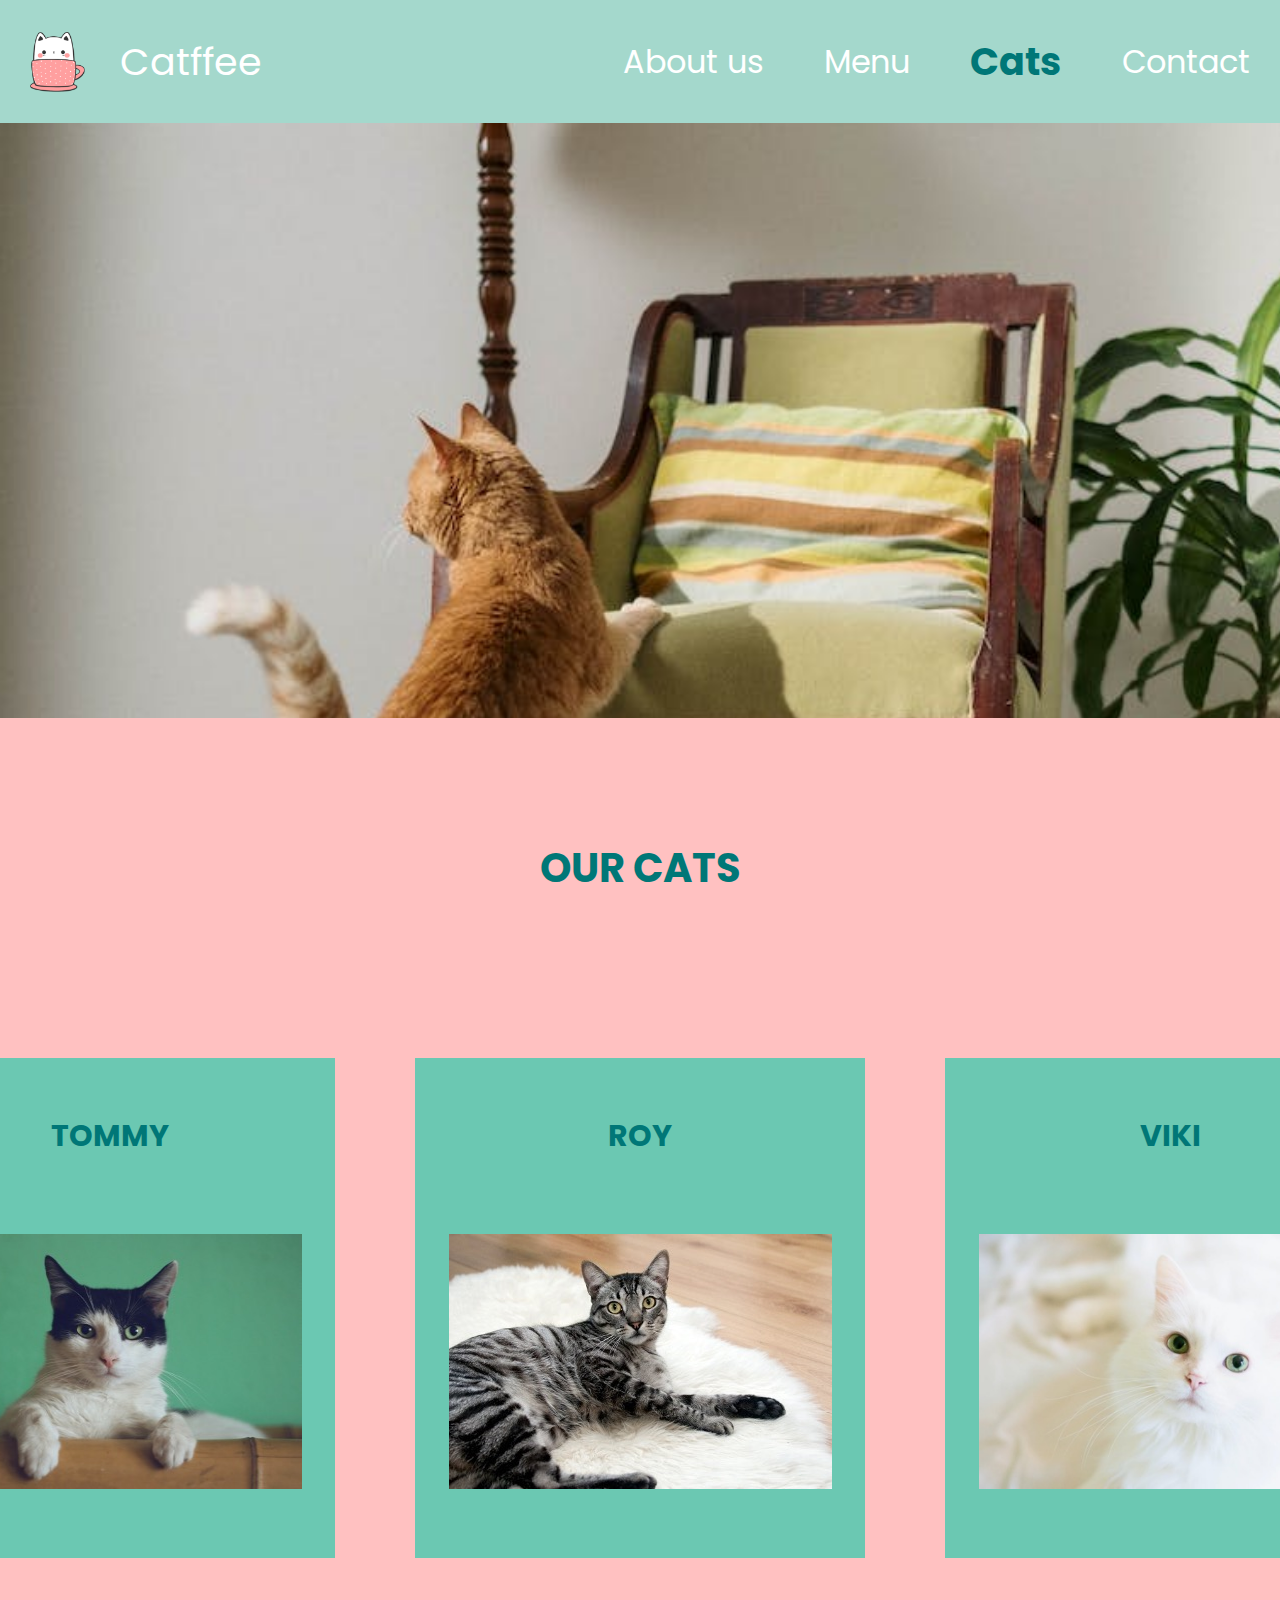
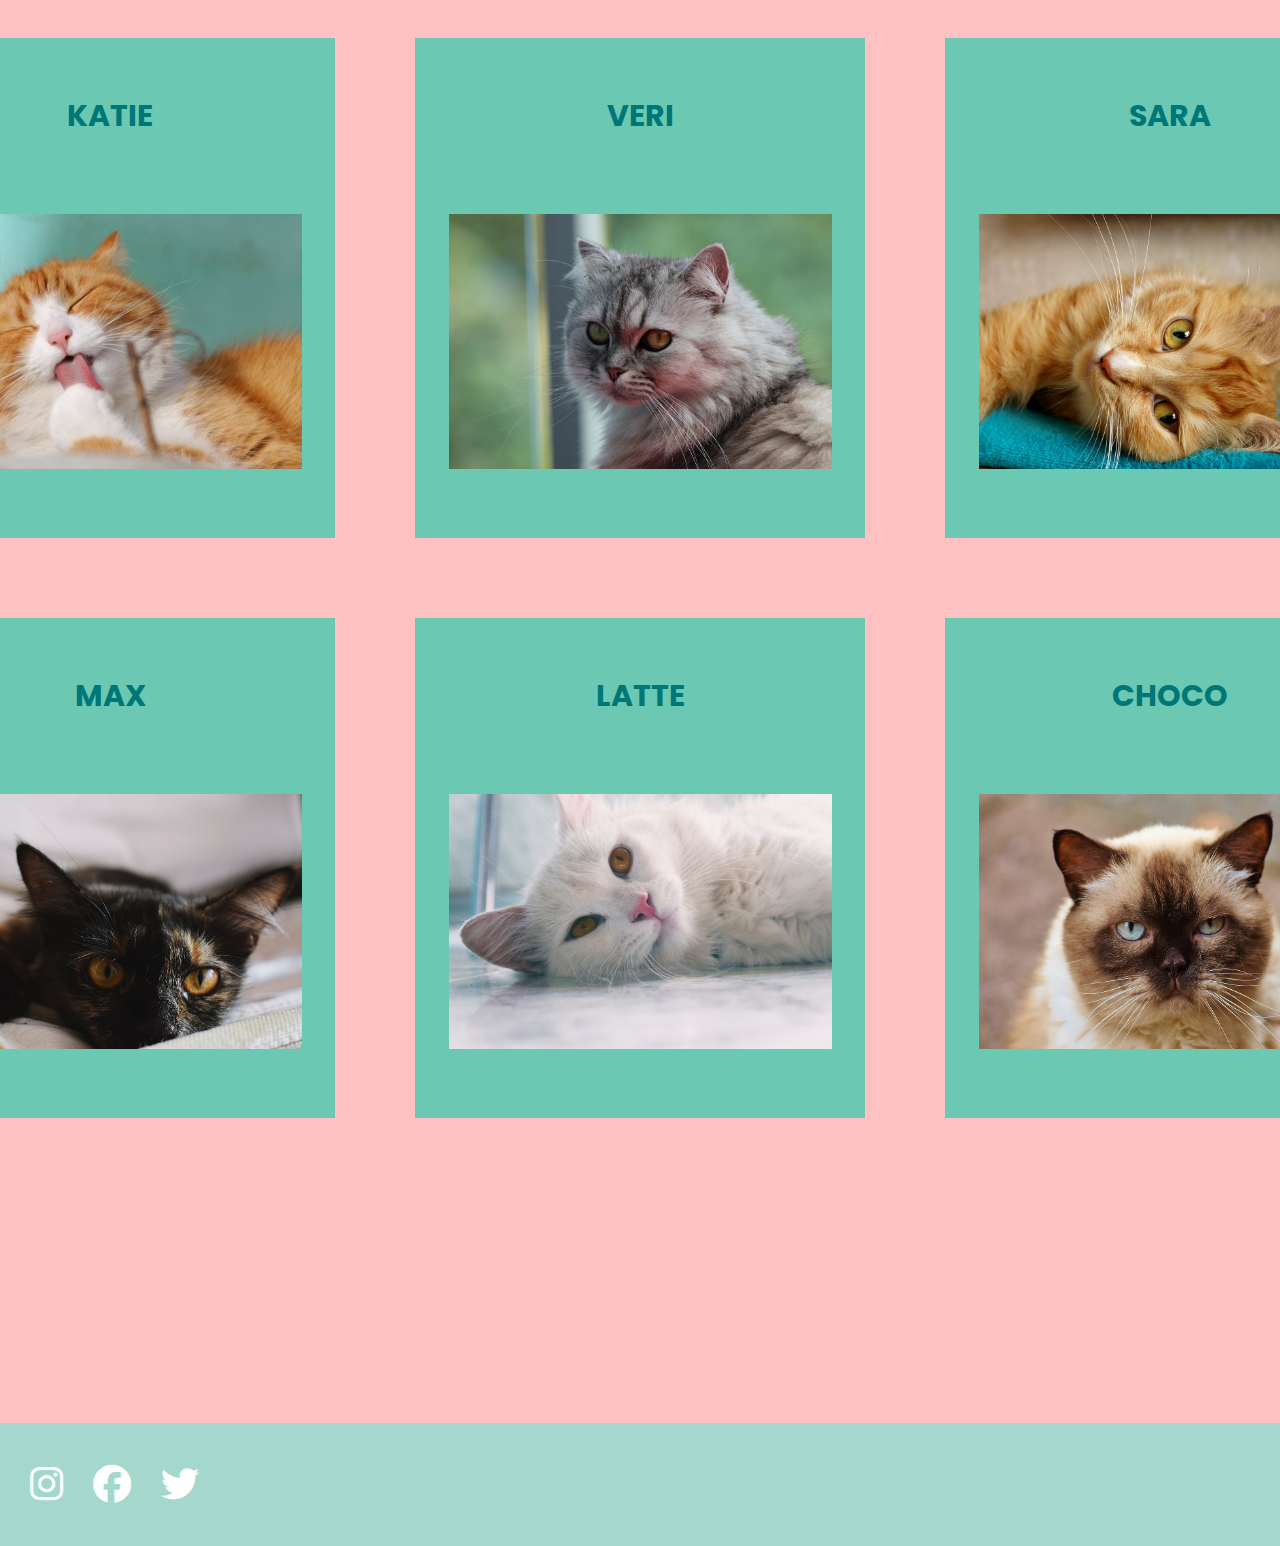
<file: cats.html>
<!DOCTYPE html>
<html lang="en">
<head>
    <meta charset="UTF-8">
    <meta http-equiv="X-UA-Compatible" content="IE=edge">
    <meta name="viewport" content="width=device-width, initial-scale=1.0">
    <link rel="stylesheet" href="https://cdnjs.cloudflare.com/ajax/libs/font-awesome/6.2.1/css/all.min.css">
    <title>Catffee</title>
    <link rel="stylesheet" href="cats.css">
    <link href="https://fonts.googleapis.com/css2?family=Poppins:ital,wght@0,100;0,200;0,300;0,400;0,500;0,700;1,100;1,600&family=Roboto:wght@100;300;500&display=swap" rel="stylesheet">

</head>
<body>
    <div class="container">
    
   <nav>
    <div class = "logoText">
    <div class = "navItem1"><img src="./images/logo.png" alt="Logo"></div>
     <div class = "navItem2">Catffee</div>
    </div>
    <div class = "navRest">
        <div class = "navItem3"><a href="index.html">About us </a></div>
        <div class = "navItem4"><a href="menu.html">Menu</div></a>
        <div class = "navItem5"><a href="cats.html">Cats</div></a>
        <div class = "navItem6"><a href="contact.html">Contact</div></a>
    </div>
   </nav>
   <section>
    <div class = "coverImage">
       <img class="img-fluid" src="images/background7.jpeg" alt="coverImage">
    </div>

    <div class = "section1">
     <h1>OUR CATS</h1>

    </div>

    <div class = "section2">

        <div class = "cards">
            <div class = "card1">
                <h2>TOMMY</h2>
                <img class="img-fluid" src="images/Picture 2.jpg" alt="TOMMY" width="383" height="255">
            </div>
            <div class = "card2">
                <h2>ROY</h2>
                <img class="img-fluid" src="images/Picture 6.jpg" alt="ROY" width="383" height="255">
            </div>
            <div class = "card3">
                <h2>VIKI</h2>
                <img class="img-fluid" src="images/Picture 5.jpg" alt="VIKI" width="383" height="255">
            </div>
        </div>
    </div>
      

    <div class = "section3">
        <div class = "cards2">
        <div class = "card4">
            <h2>KATIE</h2>
            <img class="img-fluid" src="images/Picture 4.jpg" alt="KATIE" width="383" height="255">
        </div>
        <div class = "card5">
            <h2>VERI</h2>
            <img class="img-fluid" src="images/cat5.jpeg" alt="VERI" width="383" height="255">
            
        </div>
        <div class = "card6">
            <h2>SARA</h2>
            <img class="img-fluid" src="images/cat6.jpeg" alt="SARA" width="383" height="255">
        </div>
        </div>
    </div>

    <div class = "section4">
        <div class = "cards3">
        <div class = "card7">
            <h2>MAX</h2>
            <img class="img-fluid" src="images/cat7.jpeg" alt="MAX" width="383" height="255">
        </div>
        <div class = "card8">
            <h2>LATTE</h2>
            <img class="img-fluid" src="images/cat8.jpeg" alt="LATTE" width="383" height="255">
        </div>
        <div class = "card9">
            <h2>CHOCO</h2>
            <img class="img-fluid" src="images/cat9.jpeg" alt="CHOCO" width="383" height="255">
        </div>
        </div>
    </div>

   </section>
   <footer>
    <div class = "footer">
        <div class = "footerInsta"><i class="fa-brands fa-instagram"></i></div>
        <div class = "footerFB"><i class="fa-brands fa-facebook"></i></div>
        <div class = "footerTwitter"><i class="fa-brands fa-twitter"></i></div>

    </div>
   </footer>
</div>
</body>
</html>
</file>
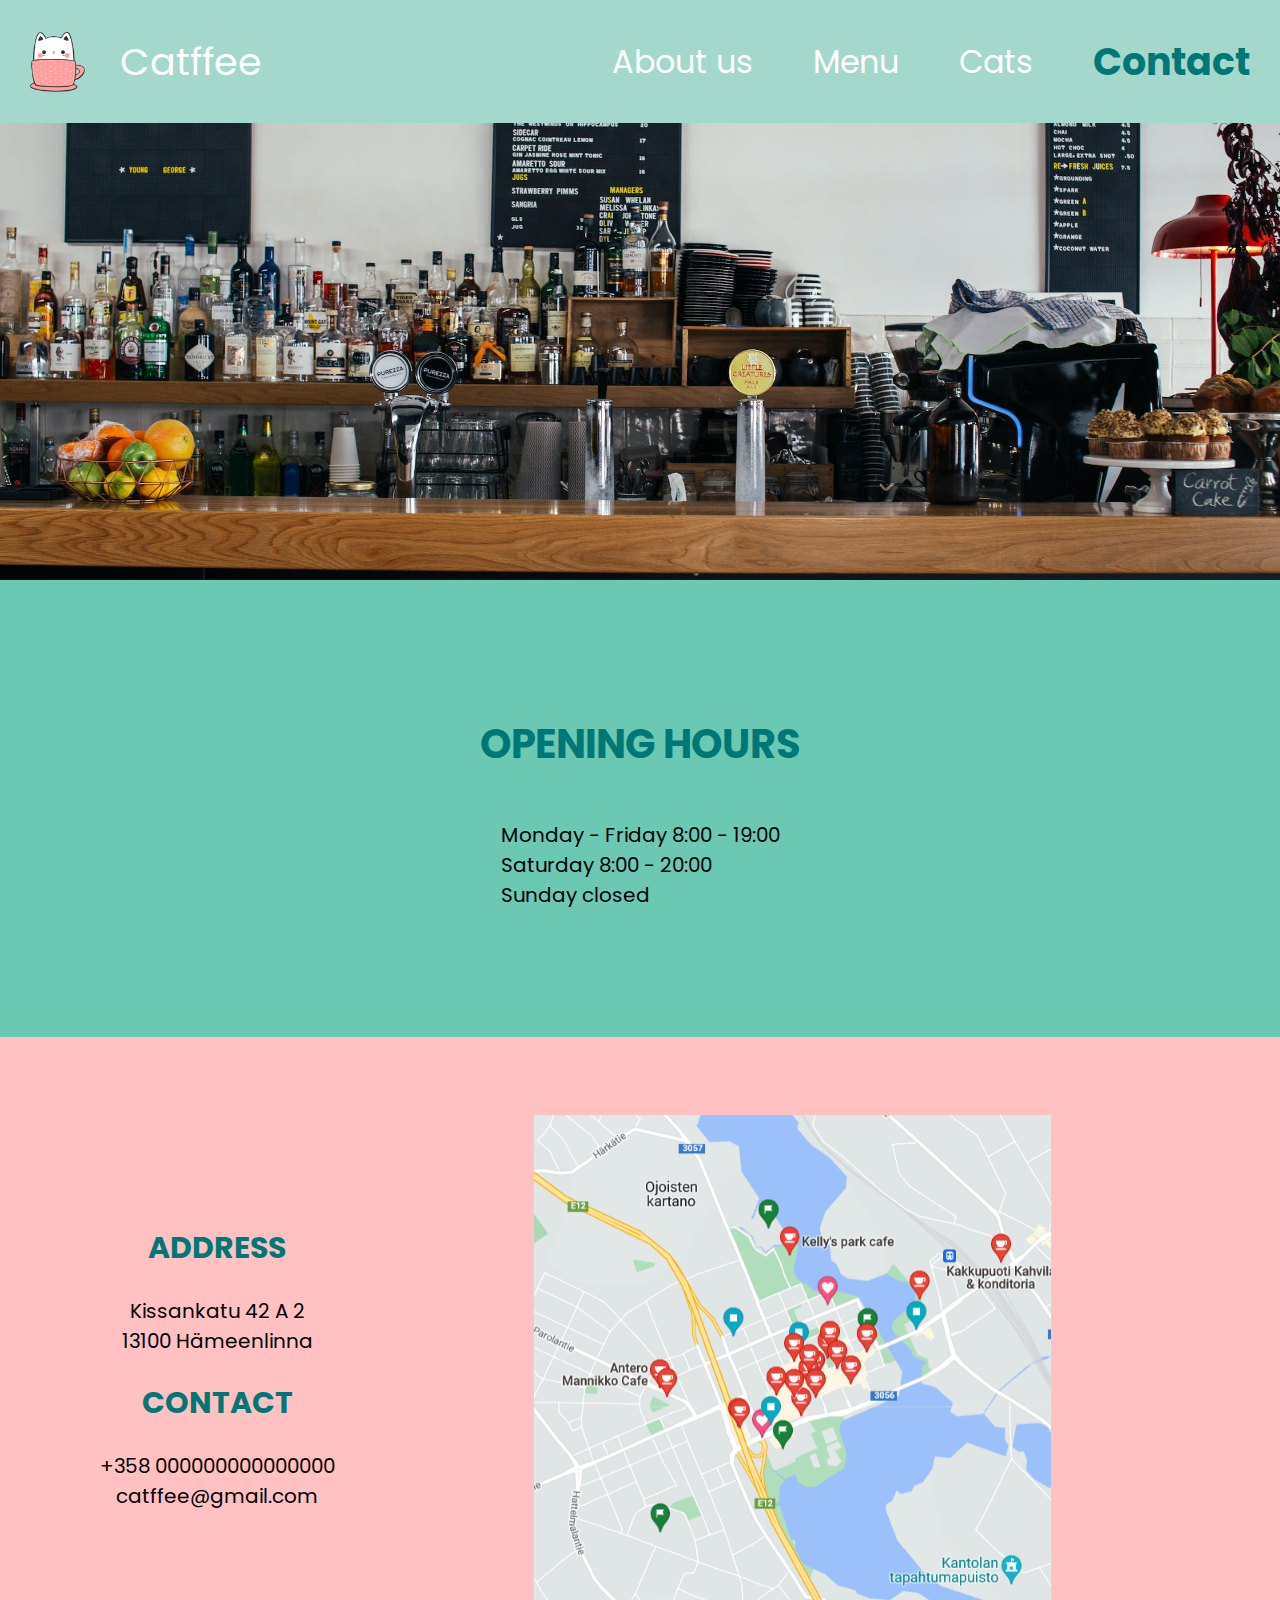
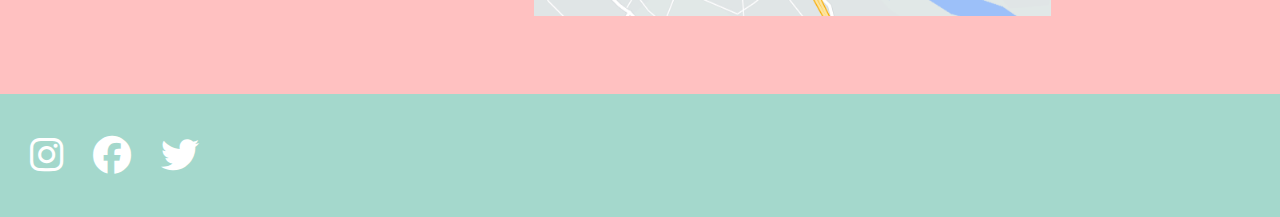
<file: contact.html>
<!DOCTYPE html>
<html lang="en">
<head>
    <meta charset="UTF-8">
    <meta http-equiv="X-UA-Compatible" content="IE=edge">
    <meta name="viewport" content="width=device-width, initial-scale=1.0">
    <link rel="stylesheet" href="https://cdnjs.cloudflare.com/ajax/libs/font-awesome/6.2.1/css/all.min.css">
    <title>Catffee</title>
    <link rel="stylesheet" href="contact_style.css">
    <link href="https://fonts.googleapis.com/css2?family=Poppins:ital,wght@0,100;0,200;0,300;0,400;0,500;0,700;1,100;1,600&family=Roboto:wght@100;300;500&display=swap" rel="stylesheet">

</head>
<body>
   <nav>
    <div class = "logoText">
     <div class = "navItem1"><img src="./images/logo.png" alt="Logo"></div>
     <div class = "navItem2">Catffee</div>
    </div>
    <div class = "navRest">
     <div class = "navItem3"><a href="index.html">About us</a></div>
     <div class = "navItem4"><a href="menu.html">Menu</div></a>
     <div class = "navItem5"><a href="cats.html">Cats</div></a>
     <div class = "navItem6"><a href="contact.html">Contact</div></a>
    </div>
   </nav>
   <section>
    <img src = "images/pexels-photo-5490818.jpeg"  div class = "coverImage">
    </div>

    <div class = "section1">
     <h1>OPENING HOURS</h1>
     <p>Monday - Friday 8:00 - 19:00<br> 
        Saturday 8:00 - 20:00 <br>
        Sunday closed <br>    
    </p>
    </div>

    <div class = "section2">
        <div class = "addressContact">
        <h2> ADDRESS</h2>
        <p>Kissankatu 42 A 2<br>
        13100 Hämeenlinna</p>

        <h2>CONTACT</h2>
        <p>+358 000000000000000 <br>
        catffee@gmail.com</p>
       </div>
        <div class="map">
            <img src = "images/map.png" class="Map" alt="map">   
        </div>
        
    </div>

   </section>
   <footer>
    <div class = "footer">
        <div class = "footerInsta"><i class="fa-brands fa-instagram"></i></div>
        <div class = "footerFB"><i class="fa-brands fa-facebook"></i></div>
        <div class = "footerTwitter"><i class="fa-brands fa-twitter"></i></div>

    </div>
   </footer>
</body>
</html>
</file>
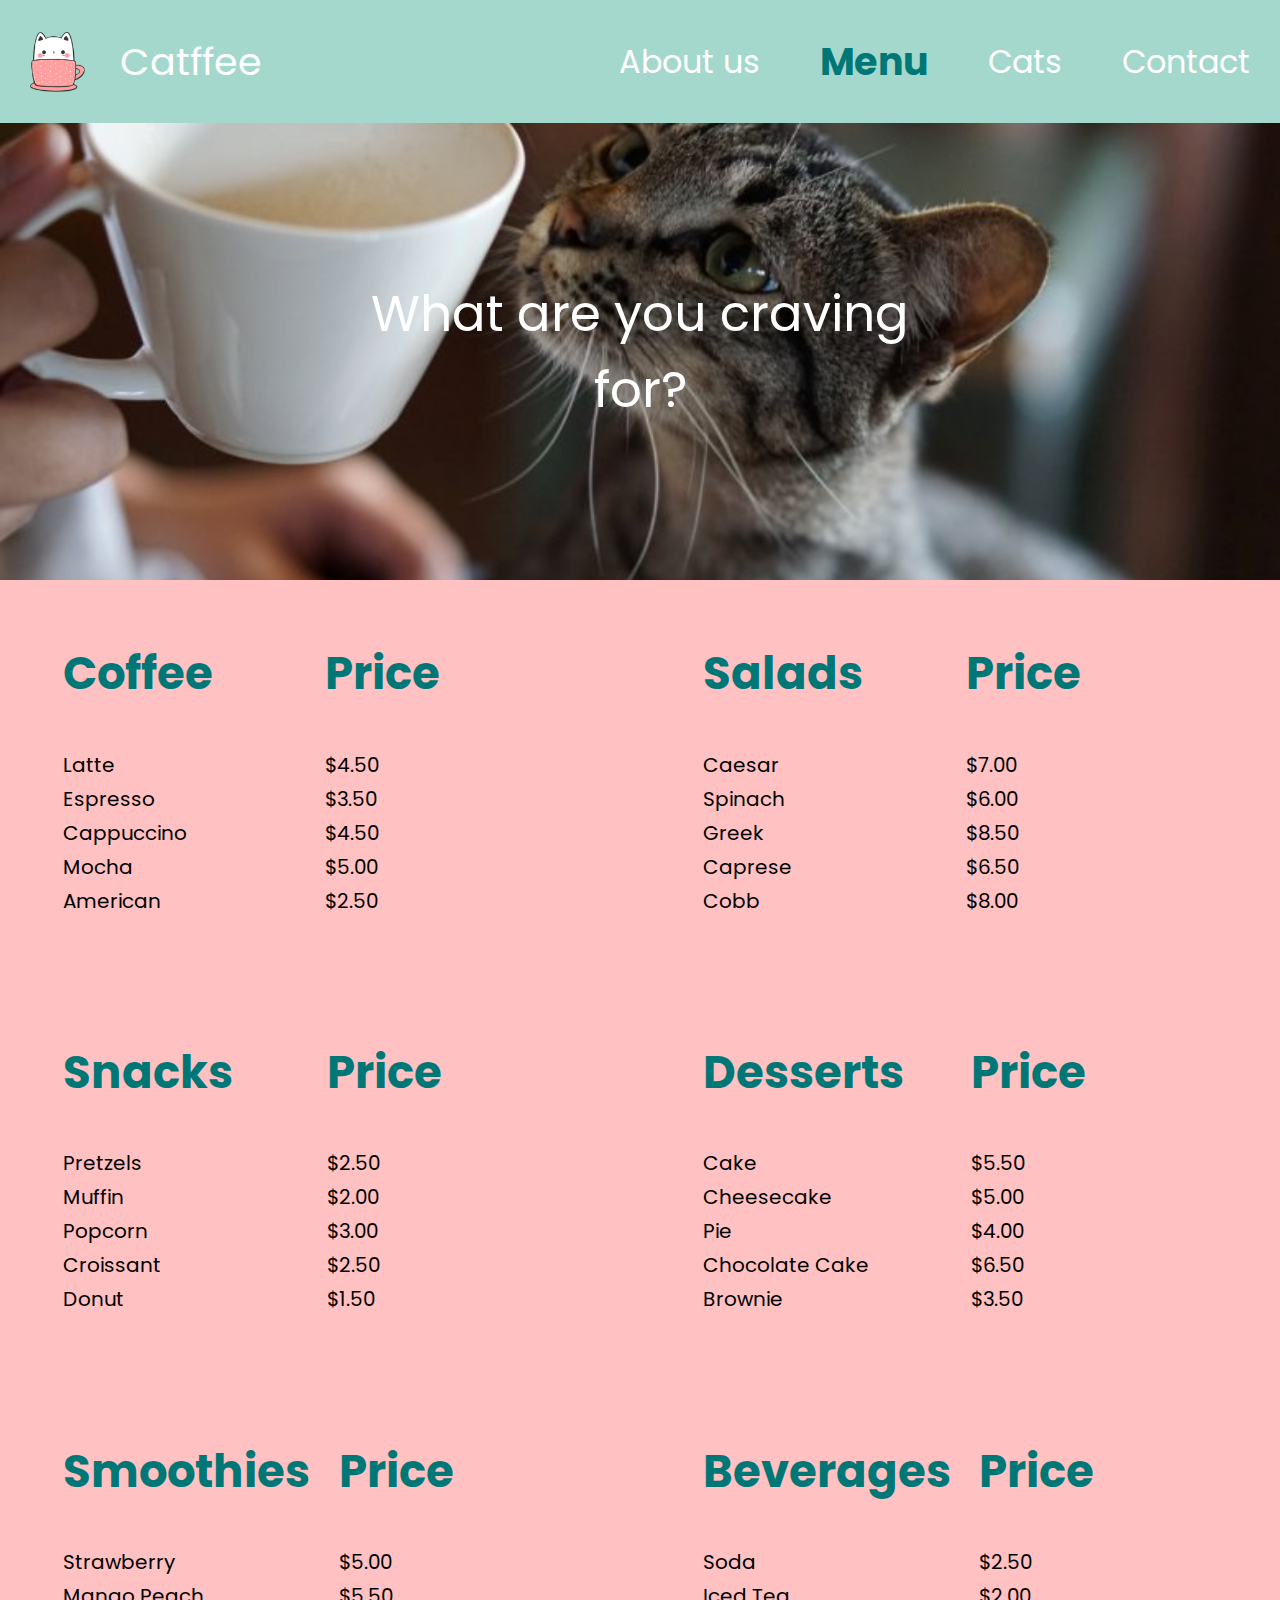
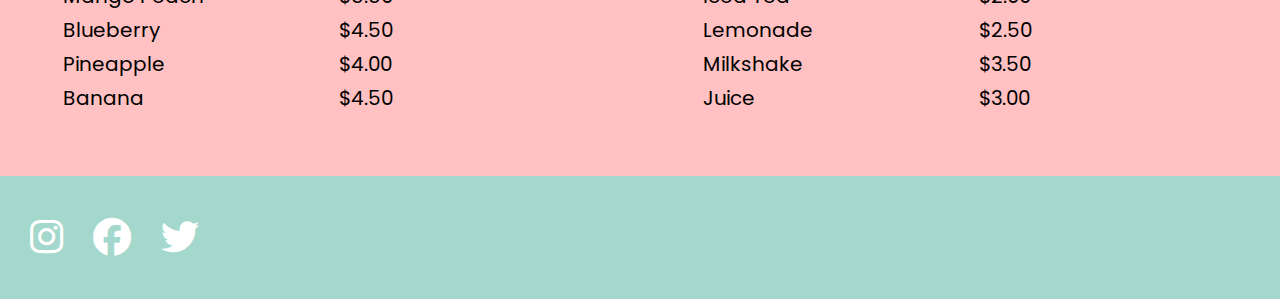
<file: menu.html>
<!DOCTYPE html>
<html lang="en">
<head>
    <meta charset="UTF-8">
    <meta http-equiv="X-UA-Compatible" content="IE=edge">
    <meta name="viewport" content="width=device-width, initial-scale=1.0">
    <link rel="stylesheet" href="https://cdnjs.cloudflare.com/ajax/libs/font-awesome/6.2.1/css/all.min.css">
    <title>Catffee</title>
    <link rel="stylesheet" href="menu_style.css">
    <link href="https://fonts.googleapis.com/css2?family=Poppins:ital,wght@0,100;0,200;0,300;0,400;0,500;0,700;1,100;1,600&family=Roboto:wght@100;300;500&display=swap" rel="stylesheet">
  

</head>
<body>
   <nav>
    <div class = "logoText">
     <div class = "navItem1"><img src="./images/logo.png" alt="Logo"></div>
     <div class = "navItem2">Catffee</div>
    </div>
    <div class = "navRest">
      <div class = "navItem3"><a href="index.html">About us</a></div>
      <div class = "navItem4"><a href="menu.html">Menu</a></div>
      <div class = "navItem5"><a href="cats.html">Cats</a></div>
      <div class = "navItem6"><a href="contact.html">Contact</a></div>
     </div>
    </nav>
   <section>
    
    <div class="container">
      <img src = "images/CoffeCat.jpg"  div class = "coverImage" style="width:100%">
      <div class="text"> What are you craving for?</div>
    </div>


     
    <div class="menu-container" style="display: flex; flex-wrap: wrap;">
      <div class="Coffee" style="flex: 1; padding: 10px;">
        <table style="width: 100%;">
          <tr>
            <th><h2>Coffee</h2></th>
            <th><h2>Price</h2></th>
          </tr>
          <tr>
            <td>Latte</td>
            <td>$4.50</td>
          </tr>
          <tr>
            <td>Espresso</td>
            <td>$3.50</td>
          </tr>
          <tr>
            <td>Cappuccino</td>
            <td>$4.50</td>
          </tr>
          <tr>
            <td>Mocha</td>
            <td>$5.00</td>
          </tr>
          <tr>
            <td>American</td>
            <td>$2.50</td>
          </tr>
        </table>
      </div>
      <div class="Salads" style="flex: 1; padding: 10px;">
        <table style="width: 100%;">
          <tr>
            <th><h2>Salads</h2></th>
            <th><h2>Price</h2></th>
          </tr>
          <tr>
            <td>Caesar</td>
            <td>$7.00</td>
          </tr>
          <tr>
            <td>Spinach</td>
            <td>$6.00</td>
          </tr>
          <tr>
            <td>Greek</td>
            <td>$8.50</td>
          </tr>
          <tr>
            <td>Caprese</td>
            <td>$6.50</td>
          </tr>
          <tr>
            <td>Cobb</td>
            <td>$8.00</td>
          </tr>
        </table>
      </div>
    </div>
    <div class="menu-container" style="display: flex; flex-wrap: wrap;">
      <div class="Snacks" style="flex: 2; padding: 10px;">

        <table style="width: 100%;">
          <tr>
            <th><h2>Snacks</h2></th>
            <th><h2>Price</h2></th>
          </tr>
          <tr>
            <td>Pretzels</td>
            <td>$2.50</td>
          </tr>
          <tr>
            <td>Muffin</td>
            <td>$2.00</td>
          </tr>
          <tr>
            <td>Popcorn</td>
            <td>$3.00</td>
          </tr>
          <tr>
            <td>Croissant</td>
            <td>$2.50</td>
          </tr>
          <tr>
            <td>Donut</td>
            <td>$1.50</td>
          </tr>
        </table>
      </div>
      <div class="Desserts" style="flex: 2; padding: 10px;">
        <table style="width: 100%;">
          <tr>
            <th><h2>Desserts</h2></th>
            <th><h2>Price</h2></th>
          </tr>
          <tr>
            <td>Cake</td>
            <td>$5.50</td>
          </tr>
          <tr>
            <td>Cheesecake</td>
            <td>$5.00</td>
          </tr>
          <tr>
            <td>Pie</td>
            <td>$4.00</td>
          </tr>
          <tr>
            <td>Chocolate Cake</td>
            <td>$6.50</td>
          </tr>
          <tr>
            <td>Brownie</td>
            <td>$3.50</td>
          </tr>
          
        </table>
      </div>
    </div>
 <div class="menu-container" style="display: flex; flex-wrap: wrap;">
      <div class="Smoothies" style="flex: 2; padding: 10px;">
        <table style="width: 100%;">
          <tr>
            <th><h2>Smoothies</h2></th>
            <th><h2>Price</h2></th>
          </tr>
          <tr>
            <td>Strawberry</td>
            <td>$5.00</td>
          </tr>
          <tr>
            <td>Mango Peach</td>
            <td>$5.50</td>
          </tr>
          <tr>
            <td>Blueberry</td>
            <td>$4.50</td>
          </tr>
          <tr>
            <td>Pineapple</td>
            <td>$4.00</td>
          </tr>
          <tr>
            <td>Banana</td>
            <td>$4.50</td>
          </tr>
        </table>
      </div>
      <div class="Beverages" style="flex: 2; padding: 10px;">
        <table style="width: 100%;">
          <tr>
            <th><h2>Beverages</h2></th>
            <th><h2>Price</h2></th>
          </tr>
          <tr>
            <td>Soda</td>
            <td>$2.50</td>
          </tr>
          <tr>
            <td>Iced Tea</td>
            <td>$2.00</td>
          </tr>
          <tr>
            <td>Lemonade</td>
            <td>$2.50</td>
          </tr>
          <tr>
            <td>Milkshake</td>
            <td>$3.50</td>
          </tr>
          <tr>
            <td>Juice</td>
            <td>$3.00</td>
          </tr>
        </table>

        
      </div>
    </div>
    

    

   <footer>
    <div class = "footer">
        <div class = "footerInsta"><i class="fa-brands fa-instagram"></i></div>
        <div class = "footerFB"><i class="fa-brands fa-facebook"></i></div>
        <div class = "footerTwitter"><i class="fa-brands fa-twitter"></i></div>

    </div>
   </footer>
</body>
</html>
</file>
<file: cats.css>
body{
    font-family: 'Poppins', sans-serif;
    margin: 0;
    padding: 0;
   }
   
   nav {
   
    background-color: #A4D8CC;
    display: flex;
    height: 123px;
    justify-content: space-around;
}

.logoText{
    margin-left: 30px;
    display: flex;
    justify-content: flex-start;
    align-items: center;
    flex-grow: 1;

}

 .navItem1{
     width: 60px;
     height: 60px;
 }

.navItem1 img{
     max-width: 100%;
     max-height: 100%;
}
.navItem2{
    margin-left: 30px;
    font-size: 38px;
    color: white;
}

.navRest{
    margin-right: 30px;
    display: flex;
    justify-content: flex-end;
    align-items: center;
    flex-grow: 1;
}
.navItem3{
    font-size: 32px;
    color: white
}
.navItem4{
    font-size: 32px;
    color: white;
    margin-left: 30px;
}
.navItem5{
    font-size: 38px;
    color:#007777;
    font-weight: bold;
    margin-left: 30px;
}
.navItem6{
    font-size: 32px;
    color: white;
    margin-left: 30px;
}

.navItem3 a{
    font-size: 32px;
    color: white
}
.navItem4 a{ 
    font-size: 32px;
    color: white;
    margin-left: 30px;
}
.navItem5 a {
    font-size: 38px;
    color:#007777;
    font-weight: bold;
    margin-left: 30px;
}
.navItem6 a{
    font-size: 32px;
    color: white;
    margin-left: 30px;
}


a:link { text-decoration: none; }

a:visited { text-decoration: none; }

a:hover { text-decoration: none; }

a:active { text-decoration: none; }
   
   section{
       height: 2900px;
       background-color: #FFC1C1;
   }
   .coverImage{
    zoom: 170%;
    overflow: hidden;
    height: 350px;
    width: 100%;
    background-color: white
}
   
   .section1{
       background-color: #FFC1C1;
       height: 300px;
       display: flex;
       flex-direction: column;
       justify-content: center;
       align-items: center;
}
   .section1 h1{
       font-size: 40px;
       color: #007777;
}
  
   h2{
    padding-top: 30px;
    font-size: 30px;
}
   .section2, .section3, .section4{
       background-color:#FFC1C1;
       height: 580px;
       display: flex;
       flex-direction: column;
       justify-content: space-around;
       align-items: center;
       
   }
   .cards, .cards2, .cards3{
       height: 500px;
      
       display: flex;
       text-align: center;
       color:#007777;
       
   }
   
   .card1, .card4, .card7{
       height: 500px;
       width: 450px;
       background-color: #6BC8B2;
       
      
   }
   .card2, .card3, .card5, .card6, .card8, .card9{
       margin-left: 80px;
       height: 500px;
       width: 450px;
       background-color: #6BC8B2;
       
   }
  .card1 img, .card2 img, .card3 img, .card4 img, .card5 img, .card6 img, .card7 img, .card8 img, .card9 img{
    margin-top: 50px;
  }
  
   
   .footer{
       background-color: #A4D8CC;
       height: 123px;
       color: white;
       display: flex;
       align-items: center;
       
   }
   .footerInsta{
       margin-left: 30px;
       font-size: 38px;
       
   }
   .footerFB{
       font-size: 38px;
       margin-left: 30px;
   }
   .footerTwitter{
       font-size: 38px;
       margin-left: 30px;
   }

/*dimension: Samsung Galagy S20 Ultra*/

   @media (max-width: 420px) {

    nav {
   
       background-color: #A4D8CC;
       display: flex;
       flex-direction: column;
       flex-wrap: wrap;
       height: 80px;
       justify-content: space-around;
   }
   .logoText{
    margin-left: 10px;
    display: flex;
    justify-content: center;
    align-items: center;
    flex-grow: 1;

    }

    .navItem1{
     width: 30px;
     height: 30px;
    }

     .navItem1 img{
     max-width: 100%;
     max-height: 100%;
    }
    .navItem2{
    margin-left: 10px;
    font-size: 18px;
    color: white;
    }

    .navRest{
        margin-right: 10px;
        display: flex;
        justify-content: space-around;
        align-items: center;
        flex-grow: 1;
    }
    .navItem3{
        font-size: 20px;
        color:white
    }
    .navItem4{
        font-size: 20px;
        color: white;
        margin-left: 10px;
    }
    .navItem5{
        font-size: 22px;
        color:#007777;
        font-weight: bold;
        margin-left: 10px;
    }
    .navItem6{
        font-size: 20px;
        color: white;
        margin-left: 10px;}


        .navItem3 a{
            font-size: 20px;
            color:white
        }
        .navItem4 a{
            font-size: 20px;
            color: white;
            margin-left: 10px;
        }
        .navItem5 a{
            font-size: 22px;
            color:#007777;
            font-weight: bold;
            margin-left: 10px;
        }
        .navItem6 a{
            font-size: 20px;
            color: white;
            margin-left: 10px;}


        a:link { text-decoration: none; }

        a:visited { text-decoration: none; }

        a:hover { text-decoration: none; }

        a:active { text-decoration: none; }



        section{
            height: 800px;
        }
        .coverImage{
          zoom: 40%;
          overflow: hidden;
          height: 400px;
          width: 100%;
          background-color: white
        }
        
        .section1{
            background-color: #FFC1C1;
            height: 100px;
            display: flex;
            flex-direction: column;
            justify-content: center;
            align-items: center;
        }
     .section1 h1{
        font-size: 20px;
     }



        .section2, .section3, .section4{
            background-color:#FFC1C1;
            height: 150px;
            display: flex;
            flex-direction: column;
            justify-content: space-around;
            align-items: center;
            
            width: 412px;
            
        }
        h2{
            padding-top: 0px;
        font-size: 13px;}

        .cards, .cards2, .cards3{
            height: 130px;
            display: flex;
            text-align: center;
            color:#007777;
            
        }
        
        .card1, .card4, .card7{
            margin-left: 0px;
            height: 130px;
            width: 110px;
            background-color: #6BC8B2;
            
           
        }
        .card2, .card3, .card5, .card6, .card8, .card9{
            margin-left: 20px;
            height: 130px;
            width: 110px;
            background-color: #6BC8B2;
            
        }
       .card1 img, .card2 img, .card3 img, .card4 img, .card5 img, .card6 img, .card7 img, .card8 img, .card9 img{
         margin-top: 10px;
         height: 60px;
         width:90px;

       }
       



/*...*/
        .footer{
            background-color: #A4D8CC;
            height: 80px;
            color:white;
            display: flex;
            align-items: center;
            
        }
        .footerInsta{
            margin-left: 10px;
            font-size: 20px;
            
        }
        .footerFB{
            font-size: 20px;
            margin-left: 10px;
        }
        .footerTwitter{
            font-size: 20px;
            margin-left:10px;}

}
</file>
<file: contact_style.css>
body{
    font-family: 'Poppins', sans-serif;
    margin: 0;
    padding: 0;
   }
   
   nav {
   
    background-color: #A4D8CC;
    display: flex;
    height: 123px;
    justify-content: space-around; 
}


.logoText{
    margin-left: 30px;
    display: flex;
    justify-content: flex-start;
    align-items: center;
    flex-grow: 1;

}

 .navItem1{
     width: 60px;
     height: 60px;
 }

.navItem1 img{
     max-width: 100%;
     max-height: 100%;
}
.navItem2{
    margin-left: 30px;
    font-size: 38px;
    color: white;
}

.navRest{
    margin-right: 30px;
    display: flex;
    justify-content: flex-end;
    align-items: center;
    flex-grow: 1;
}
.navItem3{
    font-size: 32px;
    color: white;
}

.navItem3 a{
    font-size: 32px;
    color: white;
}

.navItem4{
    font-size: 32px;
    color: white;
    margin-left: 30px;
}

.navItem4 a{
    font-size: 32px;
    color: white;
    margin-left: 30px;
}

.navItem5{
    font-size: 32px;
    color: white;
    margin-left: 30px;
}

.navItem5 a{
    font-size: 32px;
    color: white;
    margin-left: 30px;
}

.navItem6{
    font-size: 32px;
    margin-left: 30px;
    font-weight: bold;
    color: #007777
}
.navItem6 a{
    font-size: 38px;
    margin-left: 30px;
    font-weight: bold;
    color: #007777
}
a:link { text-decoration: none; }

a:visited { text-decoration: none; }

a:hover { text-decoration: none; }

a:active { text-decoration: none; }

   
   section{
       height: 1571px;
       background-color: #FFC1C1;

   }
   .coverImage{
     height: 457px;
     background-color: #FFC1C1;
     flex-basis: 100%;
     max-height: 100%;
     min-width: 100%;
     object-fit: cover;
     vertical-align: bottom;

   }
   
   .section1{
       background-color: #6bc8b2;
       height: 457px;
       display: flex;
       flex-direction: column;
       justify-content: center;
       align-items: center;
   }
   .section1 h1{
       font-size: 40px;
       color: #007777;
   }
   .section1 p{
       color: #000000;
       font-size: 20px;
       margin-left: 400px;
       margin-right: 400px;
   }
   
   .section2{
       background-color:#FFC1C1;
       height: 657px;
       display: flex;
       flex-wrap: wrap;
       justify-content: space-around;
       align-items: center;
       
      
   }

   

   .addressContact{
   text-align: center;
   }

   .addressContact p{
    text-align: center;
    font-size: 20px;
    }

   .Map{
    max-width: 80%;
    display: flex;
    flex-wrap: wrap;
   }



   .section2 h2, h3{
    font-size: 30px;
    color: #007777;
    }


   
   .footer{
       background-color: #A4D8CC;
       height: 123px;
       color: white;
       display: flex;
       align-items: center;
       
   }
   .footerInsta{
       margin-left: 30px;
       font-size: 38px;
       
   }
   .footerFB{
       font-size: 38px;
       margin-left: 30px;
   }
   .footerTwitter{
       font-size: 38px;
       margin-left: 30px;
   }

   @media (max-width: 420px) {

    nav {
   
       background-color: #A4D8CC;
       display: flex;
       flex-direction: column;
       flex-wrap: wrap;
       height: 80px;
       justify-content: space-around;
   }
   .logoText{
    margin-left: 10px;
    display: flex;
    justify-content: center;
    align-items: center;
    flex-grow: 1;

    }

    .navItem1{
     width: 30px;
     height: 30px;
    }

     .navItem1 img{
     max-width: 100%;
     max-height: 100%;
    }
    .navItem2{
    margin-left: 10px;
    font-size: 18px;
    color: white;
    }

    .navRest{
        margin-right: 10px;
        display: flex;
        justify-content: space-around;
        align-items: center;
        flex-grow: 1;
    }
    .navItem3{
        font-size: 20px;
        color: white;
    }
    .navItem3 a{
        font-size: 19px;
        color: white;
    }

    .navItem4{
        font-size: 20px;
        color: white;
        margin-left: 10px;
    }

    .navItem4 a{
        font-size: 20px;
        color: white;
        margin-left: 10px;
    }

    .navItem5{
        font-size: 20px;
        color: white;
        margin-left: 10px;
    }

    .navItem5 a{
        font-size: 20px;
        color: white;
        margin-left: 10px;
    }
    .navItem6{
        font-size: 20px;
        color: #007777;
        font-weight: bold;
        margin-left: 10px;
    }

    .navItem6 a{
        font-size: 22px;
        color: #007777;
        font-weight: bold;
        margin-left: 10px;
    }

    a:link { text-decoration: none; }

    a:visited { text-decoration: none; }

    a:hover { text-decoration: none; }

    a:active { text-decoration: none; }

    section{
        height: 1071px;
        background-color: #FFC1C1;
 
    }

    .section1{
        background-color: #6bc8b2;
        height: 250px;
        display: flex;
        flex-direction: column;
        justify-content: center;
        align-items: center;
    }
    .section1 h1{
        font-size: 20px;
        color: #007777;
    }
    .section1 p{
        color: #000000;
        font-size: 16px;
        margin-left: 50px;
        margin-right: 50px;
    }

    .coverImage{
        height: 200px;
        background-color: #FFC1C1;
        flex-basis: 100%;
        max-height: 100%;
        min-width: 100%;
        object-fit: cover;
        vertical-align: bottom;
   
      }

      .section2{
        background-color:#FFC1C1;
        height: 557px;
        display: flex;
        flex-wrap: wrap;
        justify-content: space-around;
        align-items: center;  
    }

    .section2 p{
        color: #000000;
        font-size: 16px;
        margin-left: 50px;
        margin-right: 50px;
    }

 
    .addressContact{
    text-align: center;
    }
 
    .Map{
     max-width: 80%;
     display: flex;
     flex-wrap: wrap;
     margin-left: 35px;
    }
 
 
 
    .section2 h2, h3{
     font-size: 18px;
     color: #007777;
     }
    
     .footer{
        background-color: #A4D8CC;
        height: 80px;
        color: white;
        display: flex;
        align-items: center;
        
    }
    .footerInsta{
        margin-left: 10px;
        font-size: 20px;
        
    }
    .footerFB{
        font-size: 20px;
        margin-left: 10px;
    }
    .footerTwitter{
        font-size: 20px;
        margin-left:10px;
    }

}
</file>
<file: menu_style.css>
body{
    font-family: 'Poppins', sans-serif;
    margin: 0;
    padding: 0; 
   }
   
   nav {
    
       background-color: #A4D8CC;
       display: flex;
       flex-wrap: wrap;
       height: 123px;
       
       justify-content: space-around;
   }
   
   .logoText{
       margin-left: 30px;
       display: flex;
       justify-content: flex-start;
       align-items: center;
       flex-grow: 1;
   
   }
   
    .navItem1{
        width: 60px;
        height: 60px;
    }

   .navItem1 img{
        max-width: 100%;
        max-height: 100%;
   }
   .navItem2{
       margin-left: 30px;
       font-size: 38px;
       color: white;
   }
   
   .navRest{
       margin-right: 30px;
       display: flex;
       justify-content: flex-end;
       align-items: center;
       flex-grow: 1;
   }
   .navItem3{
    font-size: 32px;
    color: white;
    
       
   }
   .navItem3 a{
 
    font-size: 32px;
    color: white;
    margin-left: 30px;
   }
   .navItem4{
       font-size: 38px;
       font-weight: bold;
       color: #007777;
       margin-left: 30px;
   }
   .navItem4 a{
    font-size: 38px;
    margin-left: 30px;
    font-weight: bold;
    color: #007777  
   }
   .navItem5{
       font-size: 32px;
       color: white;
       margin-left: 30px;
   }

   .navItem5 a{
    font-size: 32px;
    color: white;
    margin-left: 30px;
   }
   .navItem6{
       font-size: 32px;
       color: white;
       margin-left: 30px;
   }

   .navItem6 a{
    font-size: 32px;
    margin-left: 30px;
    color: white;
}

    a:link { text-decoration: none; }

    a:visited { text-decoration: none; }

    a:hover { text-decoration: none; }

    a:active { text-decoration: none; }
   
   section{
    
       background-color: #FFC1C1;

   }
   .coverImage{
     height: 457px;
     background-color: #FFC1C1;
     flex-basis: 100%;
     max-height: 100%;
     min-width: 100%;
     object-fit: cover;
     vertical-align: bottom;

   }  
   .footer{
       background-color: #A4D8CC;
       height: 123px;
       color: white;
       display: flex;
       align-items: center;
       
   }
   .footerInsta{
       margin-left: 30px;
       font-size: 38px;
       
   }
   .footerFB{
       font-size: 38px;
       margin-left: 30px;
   }
   .footerTwitter{
       font-size: 38px;
       margin-left: 30px;
   }
   


.Snacks , .Salads , .Coffee , .Beverages , .Smoothies , .Desserts{
    margin: 10px 50px 50px 50px;
    text-align: left;
  }

  th{
    width: 280px;
    text-align: left;
    font-weight: bold;
    color: #007777;
    font-size:30px;
  }
 td{
    text-align: cleft;
    font-size:20px;
 }



 .container{
    position: relative; /*Make sure container is relative*/
}
.text{
    font-size: 50px;
    position: absolute; /*Make sure text is absolute*/
    top: 50%; /* Position text in the middle of the container*/
    left: 50%; /* Position text in the middle of the container*/
    transform: translate(-50%, -50%); /* Center the text */
    text-align: center; /* Center the text */
    color:white; /*Text color*/
    z-index: 1; /*Make sure text is on top of the image*/
}


 @media (max-width: 420px) {
    .text{
        font-size: 15px;
    }
    nav {
   
       background-color: #A4D8CC;
       display: flex;
       flex-direction: column;
       flex-wrap: wrap;
       height: 80px;
       justify-content: space-around;
   }
   .logoText{
    margin-left: 10px;
    display: flex;
    justify-content: center;
    align-items: center;
    flex-grow: 1;

    }

    .navItem1{
     width: 30px;
     height: 30px;
    }

     .navItem1 img{
     max-width: 100%;
     max-height: 100%;
    }
    .navItem2{
    margin-left: 10px;
    font-size: 18px;
    color: white;
    }

    .navRest{
        margin-right: 10px;
        display: flex;
        justify-content: space-around;
        align-items: center;
        flex-grow: 1;
    }
    .navItem3{
        font-size: 20px;
        color: white;
        margin-left: 10px;
    }

    .navItem3 a{
        font-size: 20px;
        color: white;
        margin-left: 10px;
    }
    .navItem4{
        font-size: 22px;
        font-weight: bold;
        color: #007777;
        margin-left: 10px;
    }
    .navItem4 a{
        font-size: 20px;
        color: #007777;
        font-weight: bold;
    }
   
    .navItem5{
        font-size: 20px;
        color: white;
        margin-left: 10px;
    }
    .navItem5 a{
        font-size: 20px;
        color: white;
        margin-left: 10px;
    }
    .navItem6{
        font-size: 20px;
        color: white;
        margin-left: 10px;
    }
    .navItem6 a{
        font-size: 20px;
        color: white;
        margin-left: 10px;
    }

    a:link { text-decoration: none; }

    a:visited { text-decoration: none; }

    a:hover { text-decoration: none; }

    a:active { text-decoration: none; }
    

    /*sections start*/


    section{
        height: auto;
        overflow: hidden;
    }
    .coverImage{
      zoom: 100%;
      overflow: hidden;
      height: 200px;
      width: 100%;
      background-color: white
    }
    .coverImage img{
        height: 200%;
        width: 100%;
    }
    

     /*footer*/

    .footer{
        background-color: #A4D8CC;
        height: 80px;
        color: white;
        display: flex;
        align-items: center;
        
    }
    .footerInsta{
        margin-left: 10px;
        font-size: 20px;
        
    }
    .footerFB{
        font-size: 20px;
        margin-left: 10px;
    }
    .footerTwitter{
        font-size: 20px;
        margin-left: 10px;
    }

    th{
        text-align: left;
        font-weight: bold;
        color: #007777;
        font-size:18px;
      }
     td{
        text-align: left;
        font-size:16px;
     }
   }
</file>
